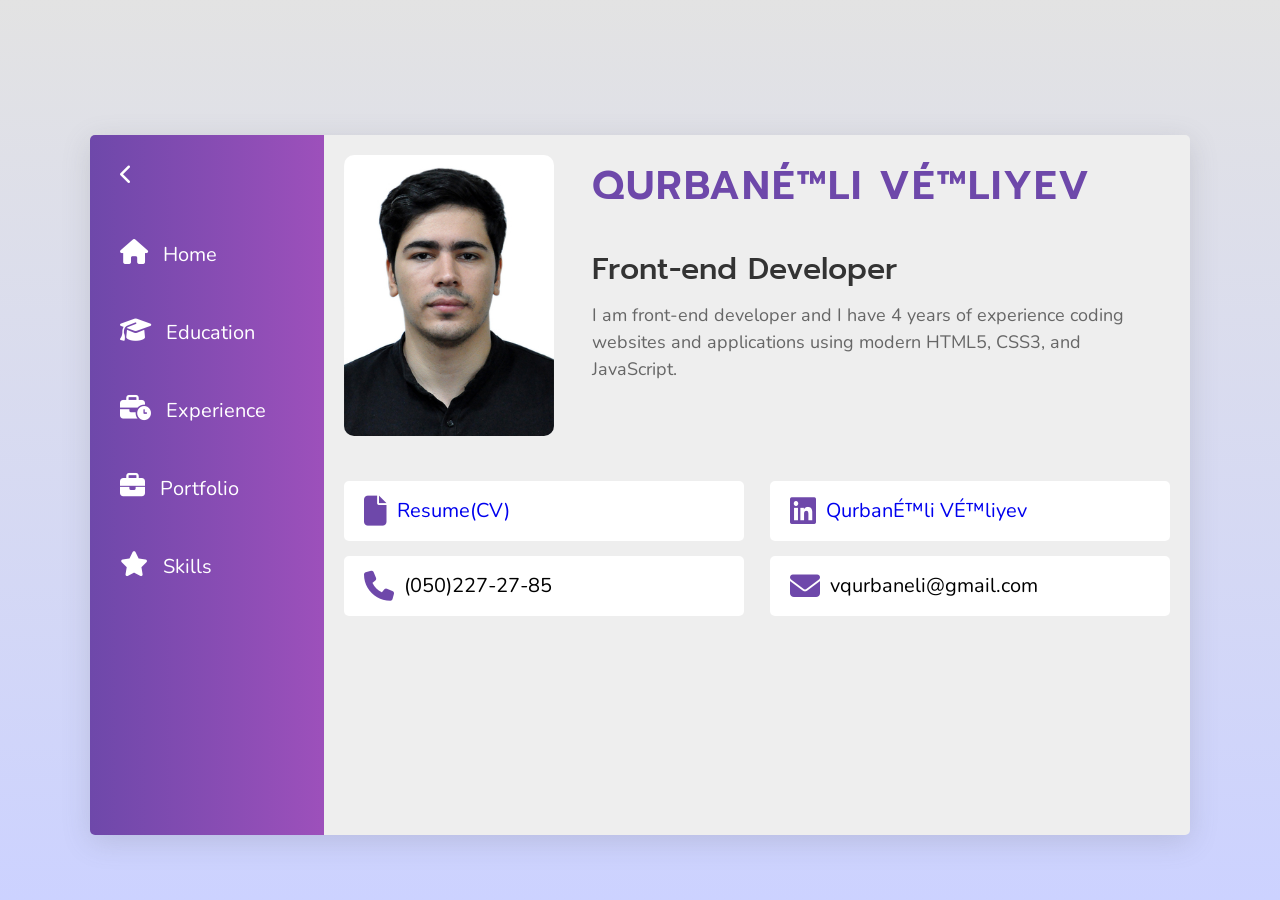
<file: cv-site/index.html>
<html>

<head>
    <title>CV site</title>

    <link rel="stylesheet" href="https://cdnjs.cloudflare.com/ajax/libs/font-awesome/6.1.1/css/all.min.css"
        integrity="sha512-KfkfwYDsLkIlwQp6LFnl8zNdLGxu9YAA1QvwINks4PhcElQSvqcyVLLD9aMhXd13uQjoXtEKNosOWaZqXgel0g=="
        crossorigin="anonymous" referrerpolicy="no-referrer" />
    <link rel="preconnect" href="https://fonts.googleapis.com">
    <link rel="preconnect" href="https://fonts.gstatic.com" crossorigin>
    <link
        href="https://fonts.googleapis.com/css2?family=Nunito:wght@300;400;500;600;700&family=Prompt:wght@400;500;600;700&display=swap"
        rel="stylesheet">
    <link rel="stylesheet" href="style.css">
</head>

<body>

    <div class="context">
        <div class="container">

            <aside>
                <div id="collapse"><i class="fa-solid fa-chevron-left"></i></div>
                <ul>
                    <li class="link" data="home"> <a href="#"> <i class="fa-solid fa-house"></i> <span>Home</span>
                        </a></li>
                    <li class="link" data="education"> <a href="#"> <i class="fa-solid fa-graduation-cap"></i>
                            <span>Education</span>
                        </a></li>
                    <li class="link" data="experience"> <a href="#"><i class="fa-solid fa-business-time"></i>
                            <span>Experience</span> </a></li>
                    <li class="link" data="portfolio"> <a href="#"> <i class="fa-solid fa-briefcase"></i>
                            <span>Portfolio</span> </a>
                    </li>
                    <li class="link" data="skills"> <a href="#"> <i class="fa-solid fa-star"></i> <span>Skills</span>
                        </a></li>
                    <!-- <li class="link" data="certificates"> <a href="#"><i class="fa-solid fa-certificate"></i>
                            <span>Certificates </span> </a></li> -->
                </ul>
            </aside>

            <section id="main">

                <div id="home" class="tab-content active">
                    <div class="row">
                        <div class="profile-img">
                            <img src="img/profile.jpg" alt="">
                        </div>
                        <div class="profile-title">
                            <h1> Qurbanəli Vəliyev </h1>
                            <h3>Front-end Developer</h3>
                            <p> I am front-end developer and I have 4 years of experience coding websites and applications using modern HTML5, CSS3, and JavaScript.</p>

                        </div>
                    </div>

                    <div class="row">
                        <div id="contact">
                            <ul>
                                <li> <i class="fa-solid fa-file"></i> <a
                                        href="https://www.linkedin.com/in/qurbaneli-veliyev-1633501a9/"> Resume(CV)</a>
                                </li>
                                <li> <i class="fa-brands fa-linkedin"></i><a
                                        href="https://www.linkedin.com/in/qurbaneli-veliyev-1633501a9/"> Qurbanəli
                                        Vəliyev</a> </li>
                                <li> <i class="fa-solid fa-phone"></i> (050)227-27-85</li>
                                <li> <i class="fa-solid fa-envelope"></i> vqurbaneli@gmail.com</li>
                            </ul>
                        </div>

                    </div>

                </div>

                <div id="education" class="tab-content">
                    <div class="row">
                        <h1 class="header-title"> Education</h1>
                        <ul class="education-list">
                            <li>
                                <div class="edu-logo">
                                    <img src="img/qafqaz.jpg" alt="">
                                </div>
                                <div>
                                    <h3>Qafqaz Universiteti (Bakalavr)</h3>
                                    <p>Kompyuter Mühəndisliyi (2012-2016)</p>
                                </div>   
                            </li>
                            <li>
                                <div class="edu-logo">
                                    <img src="img/aztu.jpg" alt="">
                                </div>
                                <div>
                                    <h3>Texniki Universitet (Magistratura)</h3>
                                <p>Kompyuter Texnikasının Layihələndirilməsi (2016-2018)</p>
                                </div>
                                
                            </li>
                            <li>
                                <div class="edu-logo">
                                    <img src="img/bdu.jpg" alt="">
                                </div>
                                <div>
                                    <h3>Bakı Dövlət Universiteti (Doktorantura)</h3>
                                    <p>Maye qaz plazma mexnikası (2019-2022)</p>
                                </div>
                               
                            </li>

                            <li>
                                <div class="edu-logo">
                                    <img src="img/coders.jpg" alt="">
                                </div>
                                <div>
                                    <h3>Coders (Programing Bootcamp)</h3>
                                    <p>Front-end Bootcamp course (2021-2022)</p>
                                </div>
                         
                            </li>
                        </ul>
                    </div>
                </div>

                
                <div id="experience" class="tab-content">
                    <div class="row">
                        <h1 class="header-title"> Experience</h1>
                        <ul class="experience-list">
                            <li>
                                <div class="experience-logo">
                                    <img src="img/xezer.jpg" alt="">
                                </div>
                                <div>
                                    <h3>Web Developer</h3>
                                    <p>Xəzər TV  (2016 Sentyabr - 2020 Mart)</p>
                                </div>   
                            </li>
                            <li>
                                <div class="experience-logo">
                                    <img src="img/upwork.jpg" alt="">
                                </div>
                                <div>
                                    <h3>Front-end Developer</h3>
                                <p>Upwork (2020 - 2021)</p>
                                </div>
                                
                            </li>
                            <li>
                                <div class="experience-logo">
                                    <img src="img/geotech.jpg" alt="">
                                </div>
                                <div>
                                    <h3>Front-end Developer</h3>
                                    <p>AT-Geotech (2022 Yanvar - 2022)</p>
                                </div>
                               
                            </li>
                        </ul>
                    </div>
                </div>

                <div id="portfolio" class="tab-content">
                    <div class="row">
                        <h1 class="header-title"> Portfolio </h1>
                        <div class="portfolio-box">

                            <div class="portfolio-items">
                                <div class="portfolio-img">
                                    <img src="img/xezertv.az.png" alt="">
                                    <div class="portfolio-overlay">
                                        <div class="portfolio-title">
                                            <h3>Xezertv.az</h3>
                                            <p>Lorem ipsum dolor sit amet consectetur adipisicing elit. Blanditiis tempore
                                                ducimus ea ab asperiores neque? Natus </p>
                                                <i class="fa-solid fa-link"></i>
                                        </div>
                                    </div>
                                </div>

                            </div>

                            <div class="portfolio-items">
                                <div class="portfolio-img">
                                    <img src="img/1005fm.az.png" alt="">
                                    <div class="portfolio-overlay">
                                        <div class="portfolio-title">
                                            <h3>1005fm.az</h3>
                                            <p>Lorem ipsum dolor sit amet consectetur adipisicing elit. Blanditiis tempore
                                                ducimus ea ab asperiores neque? Natus .</p>
                                                <i class="fa-solid fa-link"></i>
                                        </div>
                                    </div>
                                </div>
    
                            </div>

                            
                            <div class="portfolio-items">
                                <div class="portfolio-img">
                                    <div class="no-img">
                                        <h3>xezerfm.az</h3>
                                    </div>
                                    <div class="portfolio-overlay">
                                        <div class="portfolio-title">
                                            <h3>xezerfm.az</h3>
                                            <p>Lorem ipsum dolor sit amet consectetur adipisicing elit. Blanditiis tempore
                                                ducimus ea ab asperiores neque? Natus .</p>
                                                <i class="fa-solid fa-link"></i>
                                        </div>
                                    </div>
                                </div>
    
                            </div>


                            
                            <div class="portfolio-items">
                                <div class="portfolio-img">
                                    <div class="no-img">
                                        <h3>niyefilm.az</h3>
                                    </div>
                                    <div class="portfolio-overlay">
                                        <div class="portfolio-title">
                                            <h3>niyefilm.az</h3>
                                            <p>Lorem ipsum dolor sit amet consectetur adipisicing elit. Blanditiis tempore
                                                ducimus ea ab asperiores neque? Natus .</p>
                                                <i class="fa-solid fa-link"></i>
                                        </div>
                                    </div>
                                </div>
    
                            </div>

                            <div class="portfolio-items">
                                <div class="portfolio-img">
                                    <div class="no-img">
                                        <h3>jobstreet.az</h3>
                                    </div>
                                    <div class="portfolio-overlay">
                                        <div class="portfolio-title">
                                            <h3>jobstreet.az</h3>
                                            <p>Lorem ipsum dolor sit amet consectetur adipisicing elit. Blanditiis tempore
                                                ducimus ea ab asperiores neque? Natus .</p>
                                                <i class="fa-solid fa-link"></i>
                                        </div>
                                    </div>
                                </div>
    
                            </div>

                        </div>
                    </div>
                </div>

                <div id="skills" class="tab-content">
                    <div class="row">
                        <h1 class="header-title"> Skills</h1>
                        <ul class="skills-list">
                            <li> <i class="fa-brands fa-html5"></i> HTMl5</li>
                            <li> <i class="fa-brands fa-css3-alt"></i> CSS3</li>
                            <li> <i class="fa-brands fa-bootstrap"></i> Bootstrap</li>
                            <li> <i class="fa-brands fa-sass"></i> Sass/SCSS</li>
                            <li> <i class="fa-brands fa-js-square"></i> Javascript</li>
                            <li> <i class="fa-brands fa-js-square"></i> JQuery</li>
                            <li> <i class="fa-brands fa-react"></i> React</li>
                            <li> <i class="fa-brands fa-github"></i> Git/Github</li>
                            <li> <i class="fa-brands fa-php"></i> PHP</li>
                            <li> <i class="fa-solid fa-database"></i> MySQL</li>
                            <li> <i class="fa-brands fa-figma"></i>Figma</li>
                            <li> <i class="fa-brands fa-wordpress-simple"></i> Wordpress</li>
                            <li> <i class="fa-brands fa-cpanel"></i> Cpanel</li>
                        </ul>
                    </div>
                </div>
<!-- 
                <div id="certificates" class="tab-content">
                    <div class="row">
                        <h1 class="header-title"> Certificates </h1>
                        <p>Lorem ipsum dolor sit amet, consectetur adipisicing elit. Fuga obcaecati nulla minus nisi eos
                            quo aliquid ea excepturi, distinctio laudantium magni voluptates at sint, voluptatem ratione
                            rerum, hic possimus animi?</p>
                    </div>
                </div> -->

            </section>

        </div>
    </div>


    <div class="area">
        <ul class="circles">
            <li></li>
            <li></li>
            <li></li>
            <li></li>
            <li></li>
            <li></li>
            <li></li>
            <li></li>
            <li></li>
            <li></li>
        </ul>
    </div>


    <script>

        let links = document.querySelectorAll(".link")
        links.forEach(element => {
            element.addEventListener("click", function () {
                links.forEach(element => {
                    element.classList.remove("active")
                })
                this.classList.add("active")
                let activeTab = this.getAttribute("data")

                let allTabs = document.querySelectorAll(".tab-content")
                allTabs.forEach(element => {
                    element.classList.remove("active")
                })
                document.getElementById(activeTab).classList.add("active")

            })
        });

        let collapse = document.querySelector("#collapse")
        let aside = document.querySelector("aside")
        let linkText=document.querySelectorAll(".link a span")

        collapse.addEventListener("click", function () {
            if (this.querySelector("i").classList.contains("fa-chevron-left")) {
                this.querySelector("i").classList.remove("fa-chevron-left")
                this.querySelector("i").classList.add("fa-chevron-right")
                
                linkText.forEach(element=>{
                    element.classList.add('active')
                })
                aside.style.width = "100px"

            }
            else {
                this.querySelector("i").classList.add("fa-chevron-left")
                this.querySelector("i").classList.remove("fa-chevron-right")
            
                linkText.forEach(element=>{
                    element.classList.remove('active')
                })
                aside.style.width = "300px"
            }

        })

    </script>
</body>

</html>
</file>
<file: cv-site/style.css>
* {
    padding: 0px;
    margin: 0px;
    box-sizing: border-box;
}

a {
    text-decoration: none;
}

ul {
    list-style: none;
}

body {
    font-family: 'Nunito', sans-serif;
}

.container {
    border-radius: 5px;
    box-shadow: rgba(100, 100, 111, 0.2) 0px 7px 29px 0px;
    width: 1100px;
    height: 700px;
    display: flex;
    border-radius: 5px;

}

aside {
    border-radius: 5px 0px 0px 5px;
    background: #9D50BB;
    /* fallback for old browsers */
    background: -webkit-linear-gradient(to right, #6E48AA, #9D50BB);
    /* Chrome 10-25, Safari 5.1-6 */
    background: linear-gradient(to right, #6E48AA, #9D50BB);
    /* W3C, IE 10+/ Edge, Firefox 16+, Chrome 26+, Opera 12+, Safari 7+ */

    width: 300px;
    height: 100%;
    transition: 0.3s;
    overflow: hidden;
}

aside ul {
    color: #fff;
}

aside ul li {

    padding: 25px 30px;
    transition: 0.3s;
}

aside ul li.active {
    background-color: #fff;
    color: #6E48AA;
}

aside ul li:hover {
    background-color: #fff;
    color: #6E48AA;
}

aside ul li a {
    color: inherit;
    font-size: 20px;
}

aside ul li a span.active {
    display: none;
}

aside ul li a i {
    margin-right: 10px;
    font-size: 25px;
}

#main {
    border-radius: 0px 5px 5px 0px;
    background-color: #eee;
    width: 100%;
    height: 100%;
    padding: 20px;
    /* overflow-y:scroll; */
}

#collapse {
    color: #fff;
    font-size: 20px;
    padding: 30px;
}

#collapse:hover {
    cursor: pointer;

}

.tab-content {
    display: none;
}

.tab-content.active {
    display: block;
}

.container .header-title {
    color: #6E48AA;
    font-size: 35px;
    margin-bottom: 30px;
    text-transform: uppercase;
}


::-webkit-scrollbar {
    width: 10px;    
}

/* Track */
::-webkit-scrollbar-track {
    background: #f1f1f1;
    border-radius: 10px;
}

/* Handle */
::-webkit-scrollbar-thumb {
    background:#6e48aa96;
    border-radius: 10px;
    transition: 0.4s;
}

/* Handle on hover */
::-webkit-scrollbar-thumb:hover {
    background:#6e48aade;
}

#home .row {
    display: flex;
    justify-content: space-between;
}

#home .profile-img {
    width: 30%;
}

#home .profile-title {
    width: 70%;
}

#home .profile-img img {
    border-radius: 10px;
    width: 85%;
    height: auto;
}


#home .profile-title h1 {
    color: #6E48AA;
    text-align: left;
    font-size: 40px;
    font-weight: 600;
    letter-spacing: 2px;
    text-transform: uppercase;
    font-family: 'Prompt', sans-serif;
    margin-bottom: 30px;
}

#home .profile-title h3 {
    color: #333;
    font-size: 30px;
    font-family: 'Prompt', sans-serif;
    font-weight: 500;
    margin-bottom: 10px;
}

#home .profile-title p {
    color: #666;
    font-size: 18px;
    line-height: 27px;
}

#contact {
    margin-top: 30px;
}

#contact ul {

    width: 100%;
    display: flex;
    justify-content: space-between;
    flex-wrap: wrap;

}

#contact ul li {
    width: 400px;
    height: 60px;
    border-radius: 5px;
    display: flex;
    align-items: center;
    background-color: #fff;
    font-size: 20px;
    margin-top: 15px;
    padding-left: 20px;
}

#contact ul li i {
    color: #6E48AA;
    font-size: 30px;
    margin-right: 10px;
}

#education .education-list li {
    margin-top: 10px;
    background-color: #fff;
    padding: 10px;
    border-radius: 5px;
    display: flex;
    align-items: center;
}

#education .education-list li .edu-logo {
    margin-right: 20px;
}

#education .education-list li .edu-logo img {
    width: 80px;
}

#education .education-list li h3 {
    font-size: 22px;
}

#education .education-list li p {
    font-size: 17px;
}


#experience .experience-list li {
    margin-top: 10px;
    background-color: #fff;
    padding: 10px;
    border-radius: 5px;
    display: flex;
    align-items: center;
}

#experience .experience-list li .experience-logo {
    margin-right: 20px;
}

#experience .experience-list li .experience-logo img {
    width: 80px;
}

#experience .experience-list li h3 {
    font-size: 22px;
}

#experience .experience-list li p {
    font-size: 17px;
}

#portfolio {
    width: 100%;
    height: 100%;
    overflow-y: scroll;
}



#portfolio .row {
    padding: 20px 30px;

}

#portfolio .portfolio-box {
    display: flex;

    justify-content: space-between;
    flex-wrap: wrap;
}

#portfolio .portfolio-box .portfolio-items {
    width: 350px;
    height: 220px;
    background-color: #fff;
    border-radius: 5px;
    margin-bottom: 20px;
}

#portfolio .portfolio-box .portfolio-items:hover .portfolio-overlay {
    height: 100%;
    cursor: pointer;
}


#portfolio .portfolio-box .portfolio-items .portfolio-img {
    width: 350px;
    height: 220px;
    border-radius: 5px;
    overflow: hidden;
    position: relative;

}

#portfolio .portfolio-box .portfolio-items .portfolio-img .no-img {
    background: #666;
    width:100%;
    height:100%;
    display: flex;
    align-items: center;
    justify-content: center;
}

#portfolio .portfolio-box .portfolio-items .portfolio-img .no-img h3{
    color:#fff;
    font-size:25px;
    text-transform: uppercase;
}

#portfolio .portfolio-box .portfolio-items .portfolio-img img {
    width: 500px;
    border-radius: 5px;
    object-fit: contain;
    transition: 0.4s;
}

#portfolio .portfolio-box .portfolio-overlay {

    background: rgba(51, 51, 51, 0.6);
    position: absolute;
    top: 0px;
    bottom: 0px;
    right: 0px;
    left: 0px;
    height: 0%;
    width: 100%;
    transition: 0.4s;
    overflow: hidden;
}

#portfolio .portfolio-box .portfolio-items .portfolio-title {
    padding: 10px;
    text-align: center;
}

#portfolio .portfolio-box .portfolio-items .portfolio-title h3 {
    color: #fff;
    text-transform: uppercase;
    font-size: 24px;
    margin-bottom: 10px;
}

#portfolio .portfolio-box .portfolio-items .portfolio-title p {
    font-size: 17px;
    color: #eee;
    margin-bottom: 10px;
}

#portfolio .portfolio-box .portfolio-items .portfolio-title i {
    border-radius: 50%;
    padding: 10px;
    border: 2px solid #eee;
    font-size: 20px;
    color: #eee;
}


#skills .skills-list {
    display: flex;
    flex-wrap: wrap;
}

#skills .skills-list li {
    font-size: 20px;
    background-color: #fff;
    padding: 10px 25px;
    width: 150px;
    margin-right: 10px;
    border-radius: 5px;
    margin-top: 10px;
    color: #6E48AA;
    text-align: center;
}

#skills .skills-list li i {
    display: block;

    color: #6E48AA;
    font-size: 30px;
}

/* Circle Effect */


.context {
    width: 100%;
    position: absolute;
    top: 15vh;
    display: flex;
    justify-content: center;
    align-items: center;
    z-index: 111;

}

.context h1 {
    text-align: center;
    color: #fff;
    font-size: 50px;
}


.area {

    background: hsla(233, 100%, 90%, 1);

    background: linear-gradient(90deg, hsla(233, 100%, 90%, 1) 0%, hsla(0, 0%, 89%, 1) 100%);

    background: -moz-linear-gradient(90deg, hsla(233, 100%, 90%, 1) 0%, hsla(0, 0%, 89%, 1) 100%);

    background: -webkit-linear-gradient(90deg, hsla(233, 100%, 90%, 1) 0%, hsla(0, 0%, 89%, 1) 100%);

    filter: progid: DXImageTransform.Microsoft.gradient(startColorstr="#CAD0FF", endColorstr="#E3E3E3", GradientType=1);
    width: 100%;
    height: 100vh;


}

.circles {
    position: absolute;
    top: 0;
    left: 0;
    width: 100%;
    height: 100%;
    overflow: hidden;
}

.circles li {
    position: absolute;
    display: block;
    list-style: none;
    width: 20px;
    height: 20px;
    background: #fff;
    animation: animate 25s linear infinite;
    bottom: -150px;

}

.circles li:nth-child(1) {
    left: 25%;
    width: 80px;
    height: 80px;
    animation-delay: 0s;
}


.circles li:nth-child(2) {
    left: 10%;
    width: 20px;
    height: 20px;
    animation-delay: 2s;
    animation-duration: 12s;
}

.circles li:nth-child(3) {
    left: 70%;
    width: 20px;
    height: 20px;
    animation-delay: 4s;
}

.circles li:nth-child(4) {
    left: 40%;
    width: 60px;
    height: 60px;
    animation-delay: 0s;
    animation-duration: 18s;
}

.circles li:nth-child(5) {
    left: 65%;
    width: 20px;
    height: 20px;
    animation-delay: 0s;
}

.circles li:nth-child(6) {
    left: 75%;
    width: 110px;
    height: 110px;
    animation-delay: 3s;
}

.circles li:nth-child(7) {
    left: 35%;
    width: 150px;
    height: 150px;
    animation-delay: 7s;
}

.circles li:nth-child(8) {
    left: 50%;
    width: 25px;
    height: 25px;
    animation-delay: 15s;
    animation-duration: 45s;
}

.circles li:nth-child(9) {
    left: 20%;
    width: 15px;
    height: 15px;
    animation-delay: 2s;
    animation-duration: 35s;
}

.circles li:nth-child(10) {
    left: 85%;
    width: 150px;
    height: 150px;
    animation-delay: 0s;
    animation-duration: 11s;
}



@keyframes animate {

    0% {
        transform: translateY(0) rotate(0deg);
        opacity: 1;
        border-radius: 0;
    }

    100% {
        transform: translateY(-1000px) rotate(720deg);
        opacity: 0;
        border-radius: 50%;
    }

}
</file>
